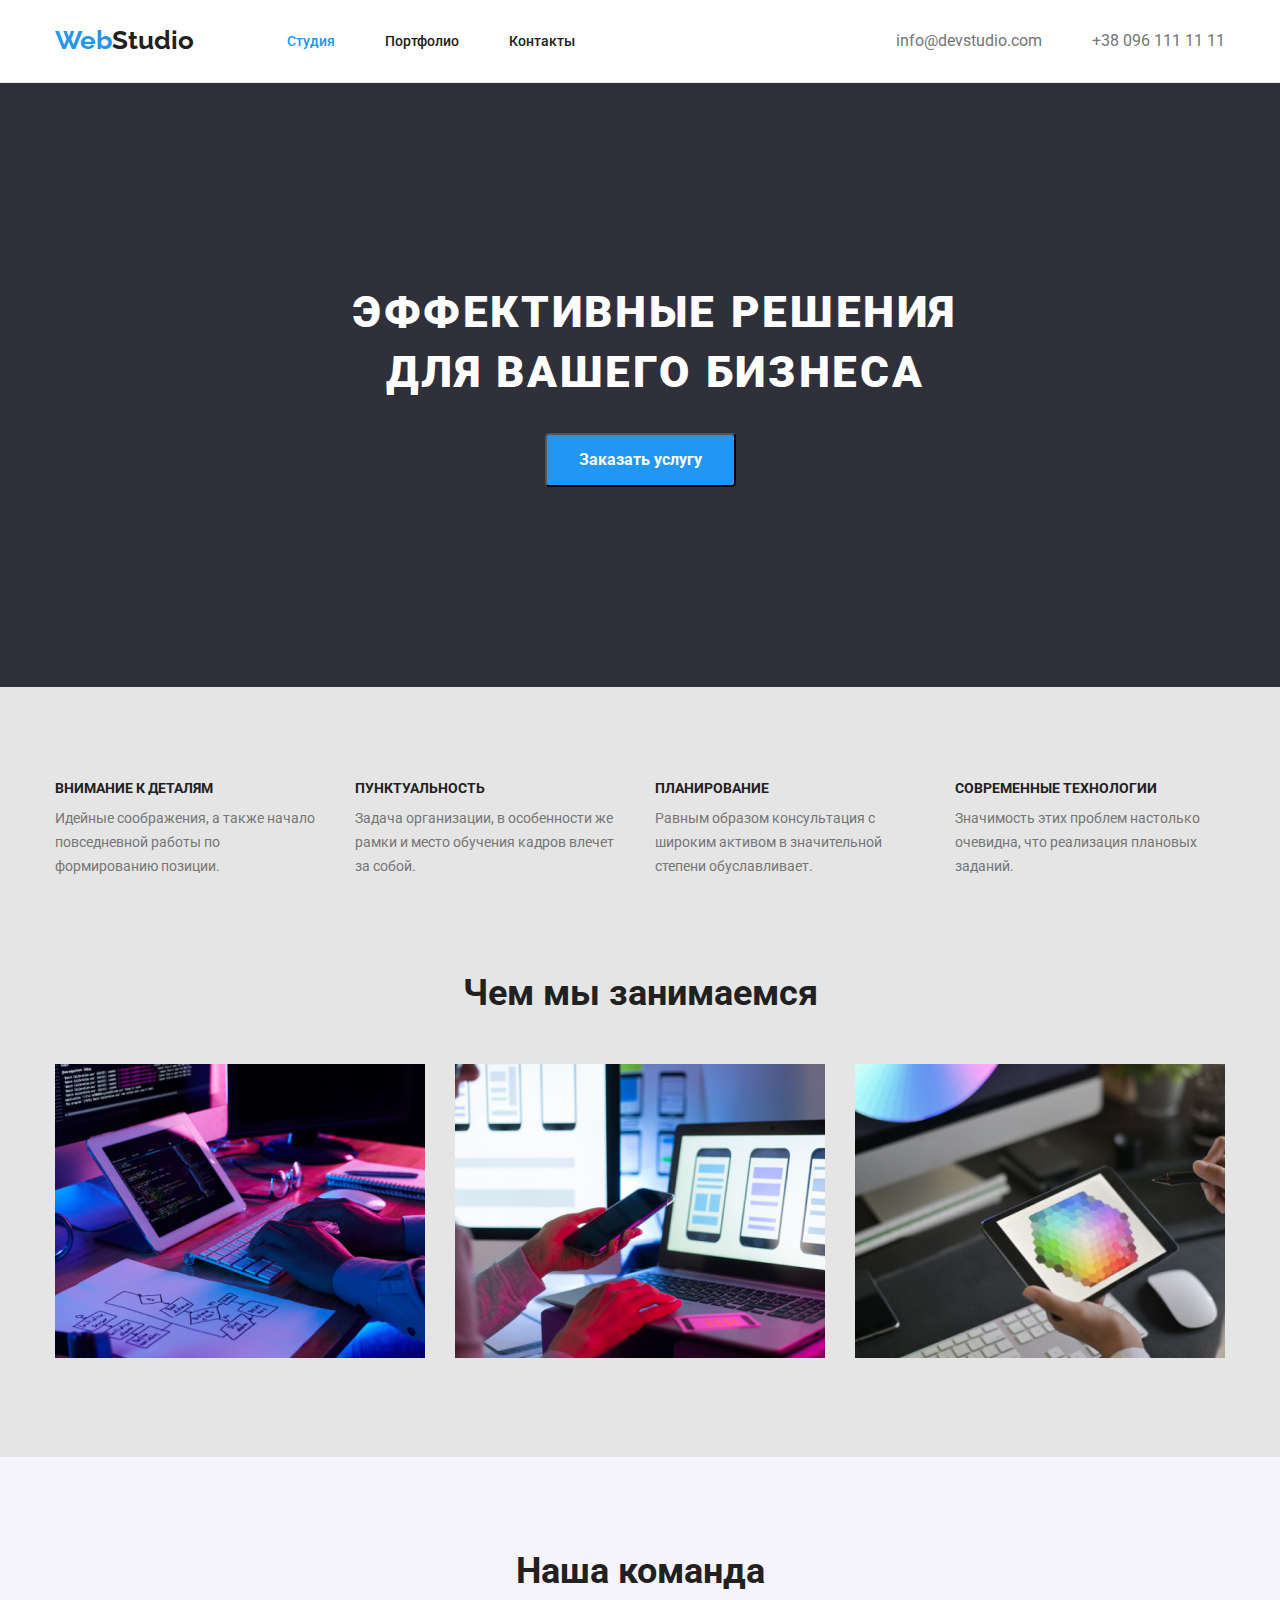
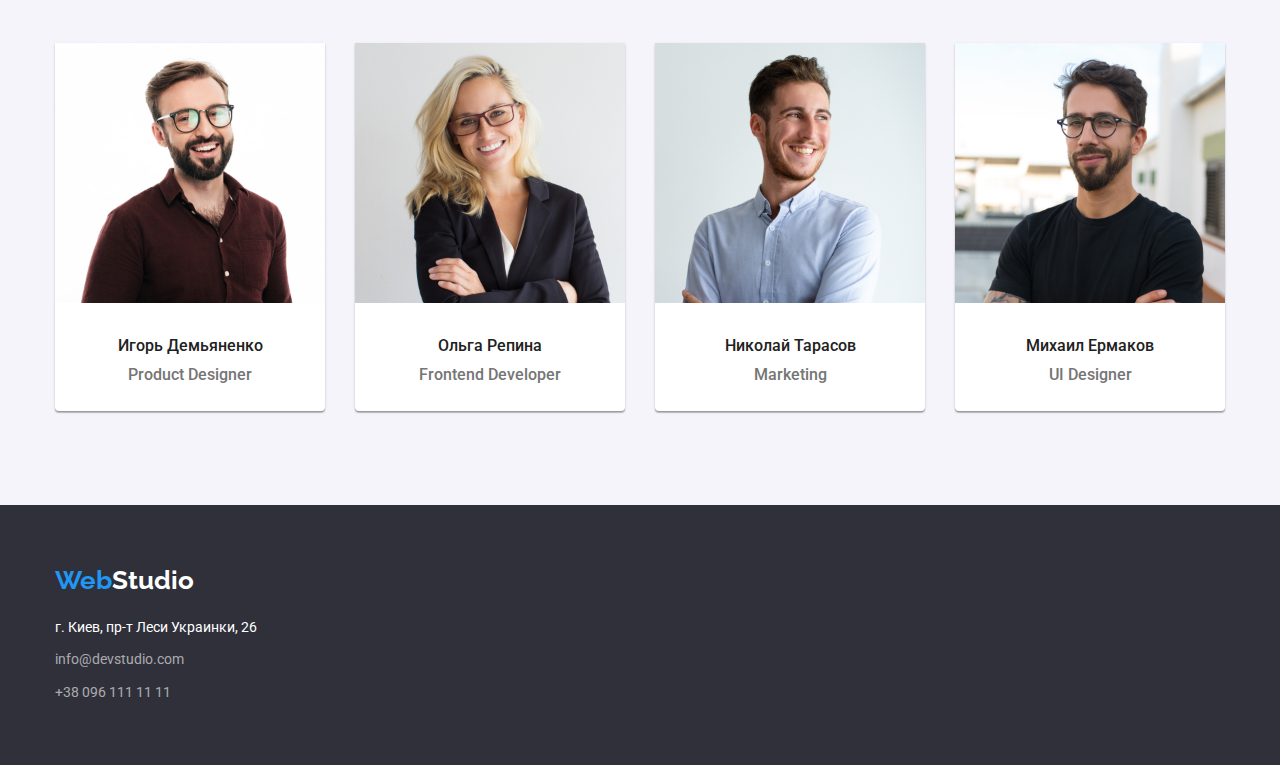
<file: index.html>
<!DOCTYPE html>
<html lang="en">
  <head>
    <meta charset="UTF-8" />
    <meta http-equiv="X-UA-Compatible" content="IE=edge" />
    <meta name="viewport" content="width=device-width, initial-scale=1.0" />
    <title>WebStudio</title>
    <link rel="preconnect" href="https://fonts.gstatic.com" />
    <link
      href="https://fonts.googleapis.com/css2?family=Raleway:wght@700&family=Roboto:wght@400;500;700;900&display=swap"
      rel="stylesheet"
    />
    <link
      rel="stylesheet"
      href="https://cdnjs.cloudflare.com/ajax/libs/modern-normalize/1.0.0/modern-normalize.min.css"
    />
    <link rel="stylesheet" href="./css/styles.css" />
  </head>

  <body>
    <header class="page-header">
      <div class="container main-nav">
        <a href="index.html" class="logo">
          <span class="logo-part">Web</span>Studio
        </a>
        <nav class="primary-nav">
          <ul class="site-nav">
            <li class="item">
              <a href="index.html" class="link current">Студия</a>
            </li>
            <li class="item">
              <a href="portfolio.html" class="link">Портфолио</a>
            </li>
            <li class="item"><a href="#" class="link">Контакты</a></li>
          </ul>
        </nav>

        <ul class="site-nav">
          <li class="communication">
            <a href="mailto:info@devstudio.com"> info@devstudio.com</a>
          </li>
          <li class="communication">
            <a href="tel:+380961111111"> +38 096 111 11 11</a>
          </li>
        </ul>
      </div>
    </header>

    <main>
      <section class="hero">
        <div class="container hero-sectoin">
          <h1 class="hero-title">Эффективные решения для вашего бизнеса</h1>
          <button type="button" class="button">Заказать услугу</button>
        </div>
      </section>

      <section class="section">
        <div class="container">
          <ul class="future-list">
            <li class="item">
              <h3 class="section-title">Внимание к деталям</h3>
              <p class="description">
                Идейные соображения, а также начало повседневной работы по
                формированию позиции.
              </p>
            </li>
            <li class="item">
              <h3 class="section-title">Пунктуальность</h3>
              <p class="description">
                Задача организации, в особенности же рамки и место обучения
                кадров влечет за собой.
              </p>
            </li>
            <li class="item">
              <h3 class="section-title">Планирование</h3>
              <p class="description">
                Равным образом консультация с широким активом в значительной
                степени обуславливает.
              </p>
            </li>
            <li class="item">
              <h3 class="section-title">Современные технологии</h3>
              <p class="description">
                Значимость этих проблем настолько очевидна, что реализация
                плановых заданий.
              </p>
            </li>
          </ul>
        </div>
      </section>

      <section class="section main-work">
        <div class="container images-work">
          <h2 class="section-work">Чем мы занимаемся</h2>
          <ul class="examples">
            <li class="icons">
              <img src="./images/img.png" alt="texting " width="370 " />
            </li>
            <li class="icons">
              <img
                src="./images/img2.png"
                alt="choicing design "
                width="370 "
              />
            </li>
            <li class="icons">
              <img src="./images/img3.png" alt="choicing color " width="370 " />
            </li>
          </ul>
        </div>
      </section>

      <section class="section-secondary">
        <div class="container">
          <h2 class="section-work">Наша команда</h2>
          <ul class="employee">
            <li class="list-workers">
              <img
                src="./images/employee/1.jpg"
                alt="Product Designer photo "
                width="270 "
              />
              <div class="icons-discription">
                <h3 class="coworkers">Игорь Демьяненко</h3>
                <p class="specialty">Product Designer</p>
              </div>
            </li>
            <li class="list-workers">
              <img
                src="./images/employee/2.jpg"
                alt="Frontend Developer photo "
                width="270 "
              />
              <div class="icons-discription">
                <h3 class="coworkers">Ольга Репина</h3>
                <p class="specialty">Frontend Developer</p>
              </div>
            </li>
            <li class="list-workers">
              <img
                src="./images/employee/3.jpg"
                alt="Marketing photo "
                width="270 "
              />
              <div class="icons-discription">
                <h3 class="coworkers">Николай Тарасов</h3>
                <p class="specialty">Marketing</p>
              </div>
            </li>
            <li class="list-workers">
              <img
                src="./images/employee/4.jpg"
                alt="UI Designer photo "
                width="270 "
              />
              <div class="icons-discription">
                <h3 class="coworkers">Михаил Ермаков</h3>
                <p class="specialty">UI Designer</p>
              </div>
            </li>
          </ul>
        </div>
      </section>
    </main>

    <footer class="page-footer">
      <div class="container">
        <a href="index.html " class="logo-footer">
          <span class="logo-part">Web</span>Studio
        </a>
        <address class="address-footer">
          г. Киев, пр-т Леси Украинки, 26
        </address>
        <ul class="contact-list">
          <li class="contact-item">
            <a href="mailto:info@devstudio.com "> info@devstudio.com</a>
          </li>
          <li>
            <a href="tel:+380961111111 "> +38 096 111 11 11</a>
          </li>
        </ul>
      </div>
    </footer>
  </body>
</html>
</file>
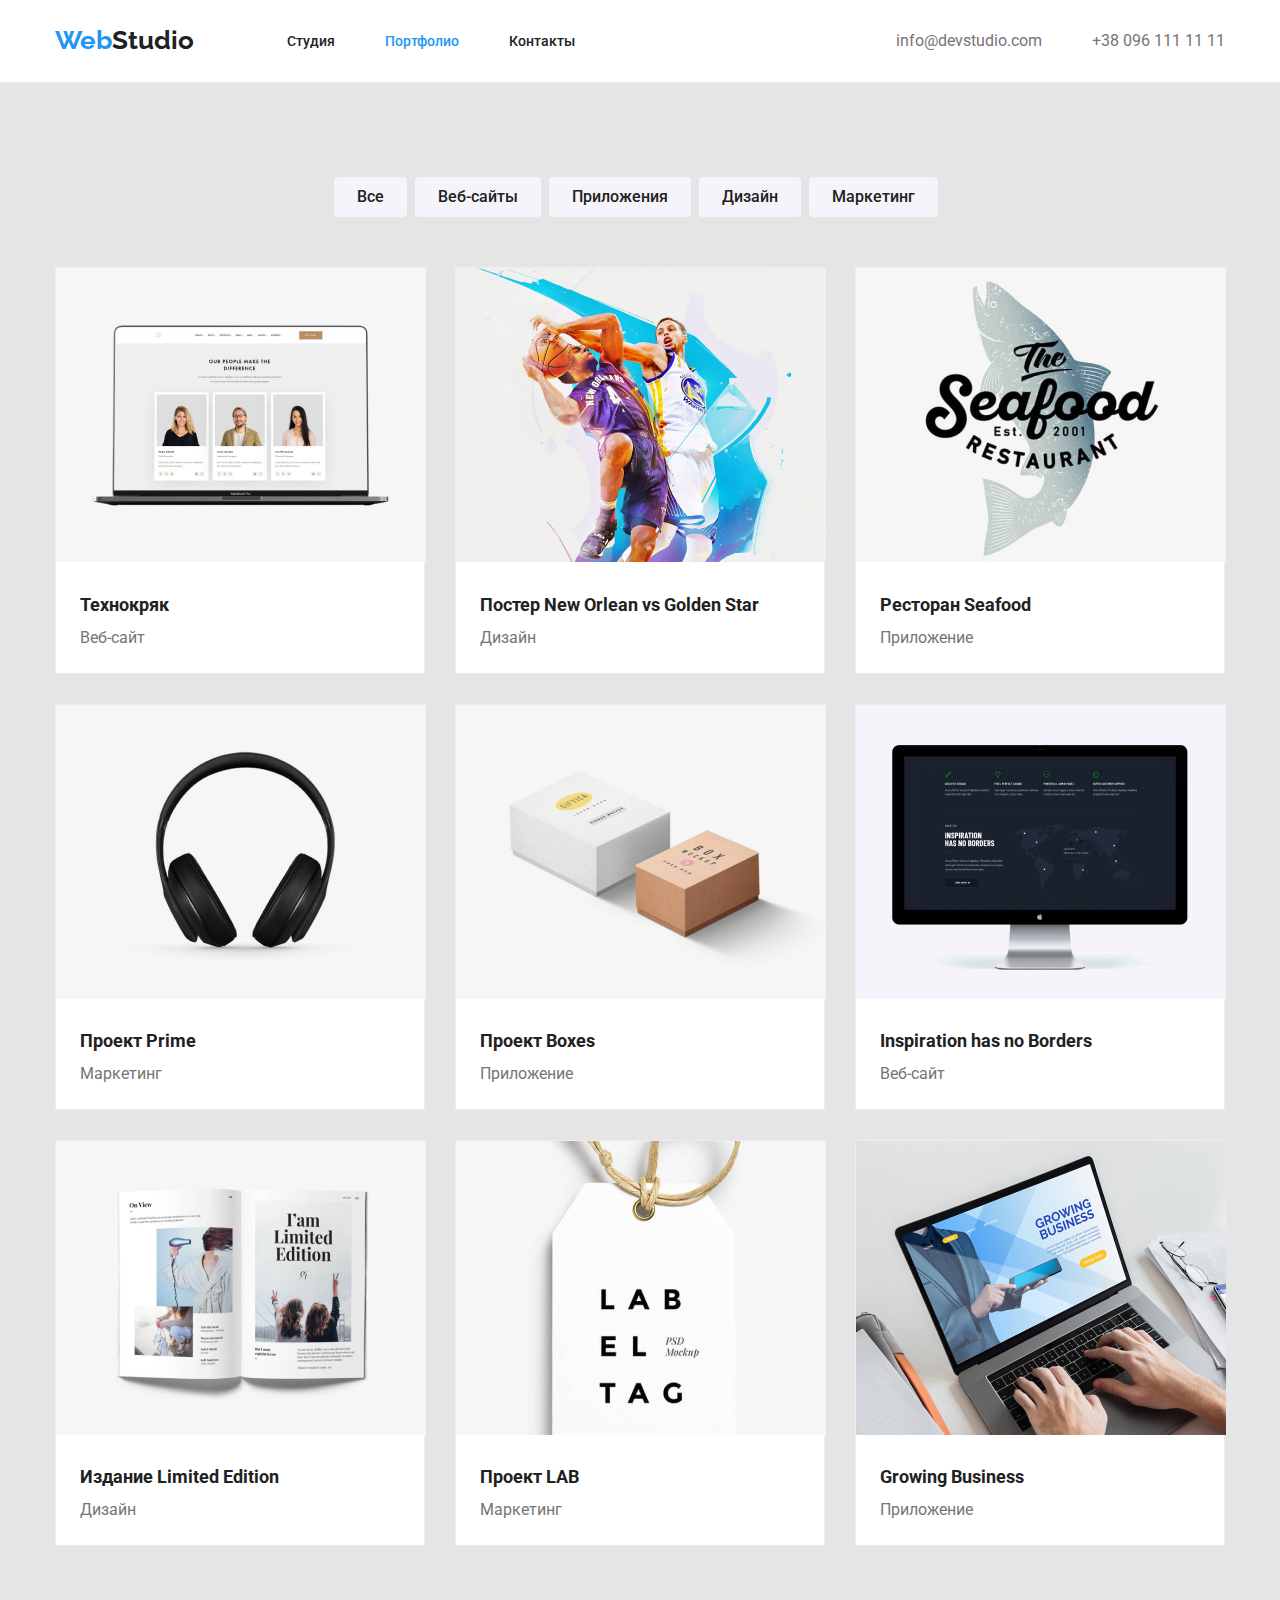
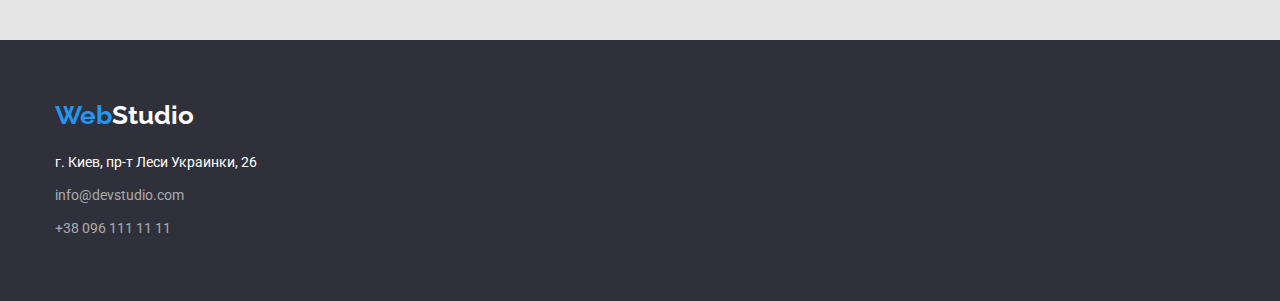
<file: portfolio.html>
<!DOCTYPE html>
<html lang="en">
  <head>
    <meta charset="UTF-8" />
    <meta http-equiv="X-UA-Compatible" content="IE=edge" />
    <meta name="viewport" content="width=device-width, initial-scale=1.0" />
    <title>Portfolio</title>
    <link rel="preconnect" href="https://fonts.gstatic.com" />
    <link
      href="https://fonts.googleapis.com/css2?family=Raleway:wght@700&family=Roboto:wght@400;500;700;900&display=swap"
      rel="stylesheet"
    />
    <link
      rel="stylesheet"
      href="https://cdnjs.cloudflare.com/ajax/libs/modern-normalize/1.0.0/modern-normalize.min.css"
    />
    <link rel="stylesheet" href="./css/styles.css" />
  </head>
  <body>
 <header class="page-header">
      <div class="container main-nav">
        <a href="index.html" class="logo"
          ><span class="logo-part">Web</span>Studio</a
        >
        <nav class="primary-nav">
        <ul class="site-nav">
          <li class="item"><a href="index.html" class="link">Студия</a></li>
          <li class="item">
            <a href="portfolio.html" class="link current">Портфолио</a>
          </li>
          <li class="item"><a href="#" class="link">Контакты</a></li>
        </ul>
        </nav>

        <ul class="site-nav">
          <li class="communication">
            <a href="mailto:info@devstudio.com"> info@devstudio.com</a>
          </li>
          <li class="communication">
            <a href="tel:+380961111111"> +38 096 111 11 11</a>
          </li>
        </ul>
      </div>
    </header>

    <main>
      <section class="section">
        <div class="container">
          <h1 class="visually-hidden">Портфолио</h1>

          <ul class="button-portfolio">
            <li><button type="button" class="button-list">Все</button></li>
            <li>
              <button type="button" class="button-list">Веб-сайты</button>
            </li>
            <li>
              <button type="button" class="button-list">Приложения</button>
            </li>
            <li><button type="button" class="button-list">Дизайн</button></li>
            <li>
              <button type="button" class="button-list">Маркетинг</button>
            </li>
          </ul>

          <ul class="feature-title">
            <li class="separate-feature">
              <img src="./images/portfolio/pf1.jpg" alt="design" width="370" />
              <div class="card-desc">
                <h4 class="list-works">Технокряк</h4>
                <p class="features">Веб-сайт</p>
              </div>
            </li>
            <li class="separate-feature">
              <img
                src="./images/portfolio/pf2.jpg"
                alt="design picture"
                width="370"
              />
              <div class="card-desc">
                <h4 class="list-works">Постер New Orlean vs Golden Star</h4>
                <p class="features">Дизайн</p>
              </div>
            </li>
            <li class="separate-feature">
              <img
                src="./images/portfolio/pf3.jpg"
                alt="precentation"
                width="370"
              />
              <div class="card-desc">
                <h4 class="list-works">Ресторан Seafood</h4>
                <p class="features">Приложение</p>
              </div>
            </li>
            <li class="separate-feature">
              <img
                src="./images/portfolio/pf4.jpg"
                alt="headphone"
                width="370"
              />
              <div class="card-desc">
                <h4 class="list-works">Проект Prime</h4>
                <p class="features">Маркетинг</p>
              </div>
            </li>
            <li class="separate-feature">
              <img src="./images/portfolio/pf5.jpg" alt="boxes" width="370" />
              <div class="card-desc">
                <h4 class="list-works">Проект Boxes</h4>
                <p class="features">Приложение</p>
              </div>
            </li>
            <li class="separate-feature">
              <img
                src="./images/portfolio/pf6.jpg"
                alt="computer"
                width="370"
              />
              <div class="card-desc">
                <h4 class="list-works">Inspiration has no Borders</h4>
                <p class="features">Веб-сайт</p>
              </div>
            </li>
            <li class="separate-feature">
              <img
                src="./images/portfolio/pf7.jpg"
                alt="open book"
                width="370"
              />
              <div class="card-desc">
                <h4 class="list-works">Издание Limited Edition</h4>
                <p class="features">Дизайн</p>
              </div>
            </li>
            <li class="separate-feature">
              <img
                src="./images/portfolio/pf8.jpg"
                alt="some tag"
                width="370"
              />
              <div class="card-desc">
                <h4 class="list-works">Проект LAB</h4>
                <p class="features">Маркетинг</p>
              </div>
            </li>
            <li class="separate-feature">
              <img
                src="./images/portfolio/pf9.jpg"
                alt="texting message"
                width="370"
              />
              <div class="card-desc">
                <h4 class="list-works">Growing Business</h4>
                <p class="features">Приложение</p>
              </div>
            </li>
          </ul>
        </div>
      </section>
    </main>

    <footer class="page-footer">
      <div class="container">
        <a href="index.html" class="logo-footer">
          <span class="logo-part">Web</span>Studio
        </a>
        <address class="address-footer">
          г. Киев, пр-т Леси Украинки, 26
        </address>
        <ul class="contact-list">
          <li class="contact-item">
            <a href="mailto:info@devstudio.com"> info@devstudio.com</a>
          </li>
          <li>
            <a href="tel:+380961111111"> +38 096 111 11 11</a>
          </li>
        </ul>
      </div>
    </footer>
  </body>
</html>
</file>
<file: css/styles.css>
html {
  box-sizing: border-box;
}

*,
*::before,
*::after {
  box-sizing: inherit;
}

:root {
  --primary-background-color: #e5e5e5;
  --title-text-color: #757575;
  --accent-color: #2196f3;
  --healines-text-color: #212121;
  --hero-text-color: #ffffff;
  --footer-text-color: rgba(255, 255, 255, 0.6);
  --background-button-color: #f5f4fa;
  --background-hero-color: #2f303a;
  --solid-header-color: #ececec;
  --solid-portfolio-cards-color: #eeeeee;
}

body {
  background-color: var(--primary-background-color);
  color: var(--title-text-color);
  font-family: Roboto, sans-serif;
  margin: 0;
}

ul {
  padding: 0;
  margin: 0;
  list-style: none;
}

h1,
h2,
h3,
h4,
p {
  padding: 0;
  margin: 0;
}

.container {
  margin: 0 auto;
  width: 1200px;
  padding-left: 15px;
  padding-right: 15px;
  /* outline: 2px solid tomato; */
}

/* header */

.page-header {
  background-color: var(--hero-text-color);
  border-bottom: 1px solid var(--solid-header-color);
}

.logo {
  display: block;
  margin-top: 24px;
  margin-right: 93px;
  margin-bottom: 25px;
  color: var(--healines-text-color);
  font-family: Raleway, sans-serif;
  font-weight: bold;
  font-size: 26px;
  line-height: 1.19;
  text-decoration: none;
}

.logo-part {
  color: var(--accent-color);
}

.logo-footer {
  display: block;
  margin-bottom: 20px;
  color: var(--hero-text-color);
  font-family: Raleway, sans-serif;
  font-weight: bold;
  font-size: 26px;
  line-height: 1.19;
  text-decoration: none;
}

.site-nav .item {
  display: block;
  padding-top: 32px;
  padding-bottom: 32px;
  margin-right: 50px;
}

.site-nav .link {
  color: var(--healines-text-color);
  font-weight: 500;
  font-size: 14px;
  line-height: 1.14;
  text-decoration: none;
}

.site-nav .item:last-child {
  margin: 0;
}

.site-nav {
  display: flex;
}

.site-nav {
  margin: 0 auto;
  align-items: center;
}

.primary-nav {
  width: 100%;
}

.main-nav {
  display: flex;
  align-items: center;
  white-space: nowrap;
  /* justify-content: space-between; */
}

.site-nav .communication a {
  color: var(--title-text-color);
  display: block;
  margin-right: 50px;
  text-decoration: none;
}

.site-nav .communication:last-child a {
  margin: 0;
}

.site-nav a:hover,
.site-nav a:focus {
  color: #2196f3;
}

.site-nav .link.current {
  color: var(--accent-color);
}

/* hero */

.hero {
  background-color: var(--background-hero-color);
  text-align: center;
  padding-top: 200px;
  padding-bottom: 200px;
}

.hero-title {
  color: var(--hero-text-color);
  margin-top: 0;
  margin-bottom: 30px;
  font-weight: 900;
  font-size: 44px;
  line-height: 1.36;
  letter-spacing: 0.06em;
  text-transform: uppercase;
  display: inline-block;
  width: 696px;
  text-align: center;
}

.hero-sectoin {
  width: 696px;
  margin: 0 auto;
}

.button {
  color: var(--hero-text-color);
  background-color: var(--accent-color);
  font-family: inherit;
  font-weight: bold;
  font-size: 16px;
  line-height: 1.87;
  cursor: pointer;
  display: inline-block;
  padding: 10px 32px;
  border-radius: 4px;
  align-items: center;
  text-align: center;
  /* display: inline-block;
    margin-top: 30px; */
}

.button-list {
  color: var(--healines-text-color);
  background-color: var(--background-button-color);
  font-family: inherit;
  font-weight: 500;
  font-size: 16px;
  line-height: 1.62;
  cursor: pointer;
  border-radius: 4px;
  padding: 6px 22px;
  border: 1px solid transparent;
  align-items: center;
  text-align: center;
}

.button-list:hover,
.button-list:focus {
  color: var(--hero-text-color);
  background-color: var(--accent-color);
}

.button-portfolio {
  display: flex;
  flex-wrap: wrap;
  justify-content: center;
}

.button-portfolio .button-list {
  margin-right: 8px;
}

.button-portfolio .button-list:not(:last-child) {
  margin-right: 8px;
}

/* .button-portfolio .button-list + .button-list {
    margin-right: 8px;
} */

/* section */

.section {
  /* background-color: var(--hero-text-color); */
  padding-top: 94px;
  padding-bottom: 94px;
}

.section .images-work {
  padding-top: 0;
}

.section-secondary {
  padding-top: 94px;
  padding-bottom: 94px;
  background-color: var(--background-button-color);
}

.section .section-title {
  color: var(--healines-text-color);
  font-weight: bold;
  font-size: 14px;
  line-height: 1.14;
  text-transform: uppercase;
  margin-top: 0px;
  margin-bottom: 10px;
}

.section .description {
  color: var(--title-text-color);
  font-size: 14px;
  line-height: 1.71;
}

.section-work {
  margin-bottom: 50px;
  color: var(--healines-text-color);
  font-weight: bold;
  font-size: 36px;
  line-height: 1.16;
  text-align: center;
}

.main-work {
  padding-top: 0;
}

.section-secondary .coworkers {
  color: var(--healines-text-color);
  font-weight: 500;
  font-size: 16px;
  line-height: 1.18;
}

.section-secondary .specialty {
  color: var(--title-text-color);
  font-weight: 500;
  font-size: 16px;
  line-height: 1.18;
}

.future-list {
  display: flex;
  flex-wrap: wrap;
  justify-content: center;
}

.future-list .item {
  margin-right: 30px;
}

.future-list .item:last-child {
  margin-right: 0;
}

.future-list .item {
  width: 270px;
}

.examples {
  display: flex;
  flex-wrap: wrap;
  justify-content: center;
}

.examples .icons {
  margin-right: 30px;
}

.examples .icons:last-child {
  margin: 0;
}

.employee {
  display: flex;
  flex-wrap: wrap;
  justify-content: center;
}

.list-workers {
  width: 270px;
  height: 368px;
  background-color: var(--hero-text-color);
  margin-right: 30px;
  /* border: 1px solid var(--primary-background-color); */
  border-radius: 0px 0px 4px 4px;
  box-sizing: border-box;
  box-shadow: 0px 1px 3px rgba(0, 0, 0, 0.12), 0px 1px 1px rgba(0, 0, 0, 0.14),
    0px 2px 1px rgba(0, 0, 0, 0.2);
}

.list-workers:nth-child(4) {
  margin-right: 0;
}

.icons-discription .coworkers {
  padding-top: 30px;
  padding-bottom: 10px;
}

.icons-discription {
  display: flex;
  flex-wrap: wrap;
  flex-direction: column;
  align-items: center;
  justify-content: space-between;
}

/* section portfolio */

.section .list-works {
  /* margin-top: 20px;
    margin-right: 24px;
    margin-bottom: 4px;
    margin-left: 24px; */
  color: var(--healines-text-color);
  font-weight: bold;
  font-size: 18px;
  line-height: 2;
}

.section .features {
  /* margin-top: -4px;
    margin-right:24px;
    margin-bottom: 20px;
    margin-left: 24px; */
  color: var(--title-text-color);
  font-size: 16px;
  line-height: 1.87;
}

.visually-hidden {
  position: absolute;
  width: 1px;
  height: 1px;
  margin: -1px;
  border: 0;
  padding: 0;
  clip: rect(0 0 0 0);
  overflow: hidden;
}

.feature-title {
  margin-top: 50px;
}

.feature-title {
  display: flex;
  flex-wrap: wrap;
}

.separate-feature {
  display: block;
  width: 370px;
  margin-right: 30px;
  margin-bottom: 30px;
  background-color: var(--hero-text-color);
  border: 1px solid var(--solid-portfolio-cards-color);
  box-sizing: border-box;
}

.separate-feature:nth-child(3n) {
  margin-right: 0;
}

.separate-feature:nth-last-child(-n + 3) {
  margin-bottom: 0;
}

.separate-feature .card-desc {
  /* border-width: 0px 1px 1px 1px; */
  border-color: var(--solid-portfolio-cards-color);
  border-bottom: 1px;
  padding-top: 20px;
  padding-bottom: 20px;
  padding-right: 24px;
  padding-left: 24px;
}

/* footer */

.page-footer {
  background-color: var(--background-hero-color);
  padding-bottom: 60px;
  padding-top: 60px;
}

.address-footer {
  margin-bottom: 9px;
  color: var(--hero-text-color);
  font-style: normal;
  font-size: 14px;
  line-height: 1.71;
  text-decoration: none;
}

.contact-list a {
  color: var(--footer-text-color);
  font-size: 14px;
  line-height: 1.71;
  text-decoration: none;
}

.contact-item {
  margin-bottom: 9px;
}
</file>
